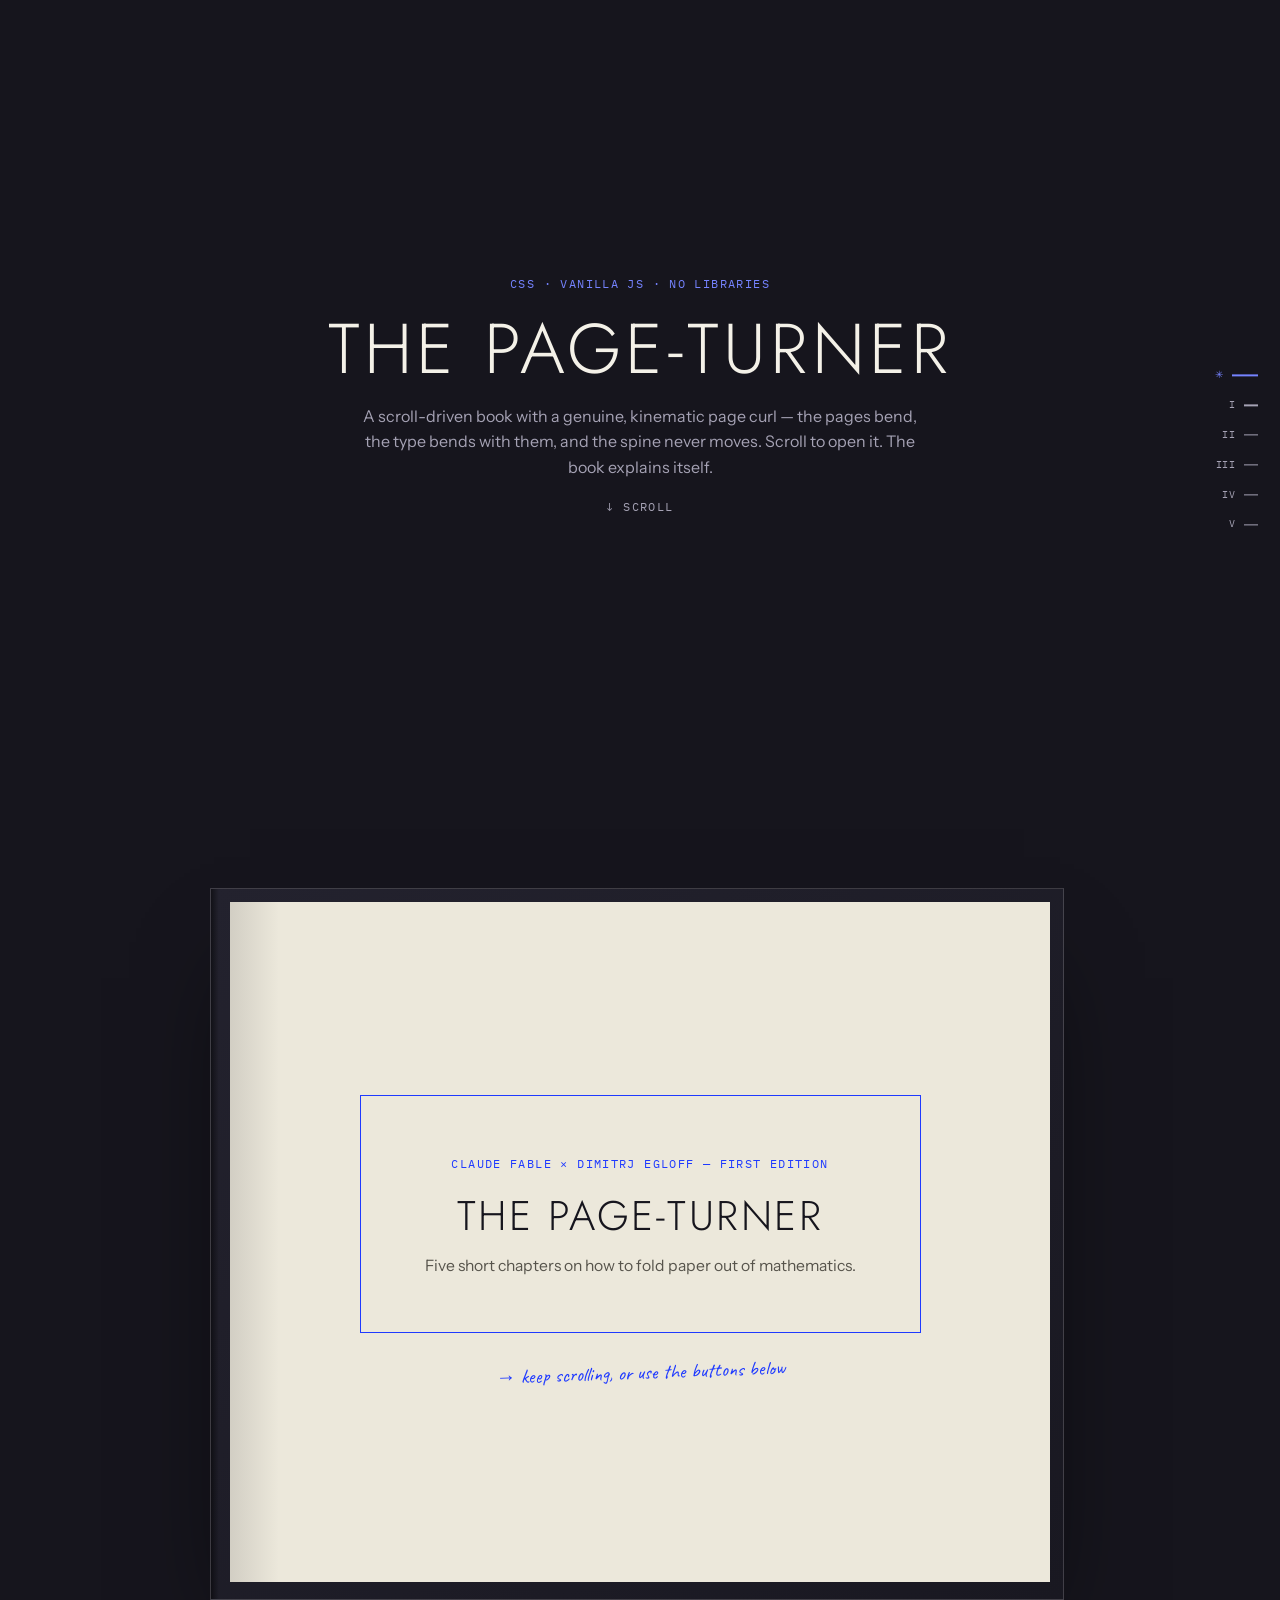
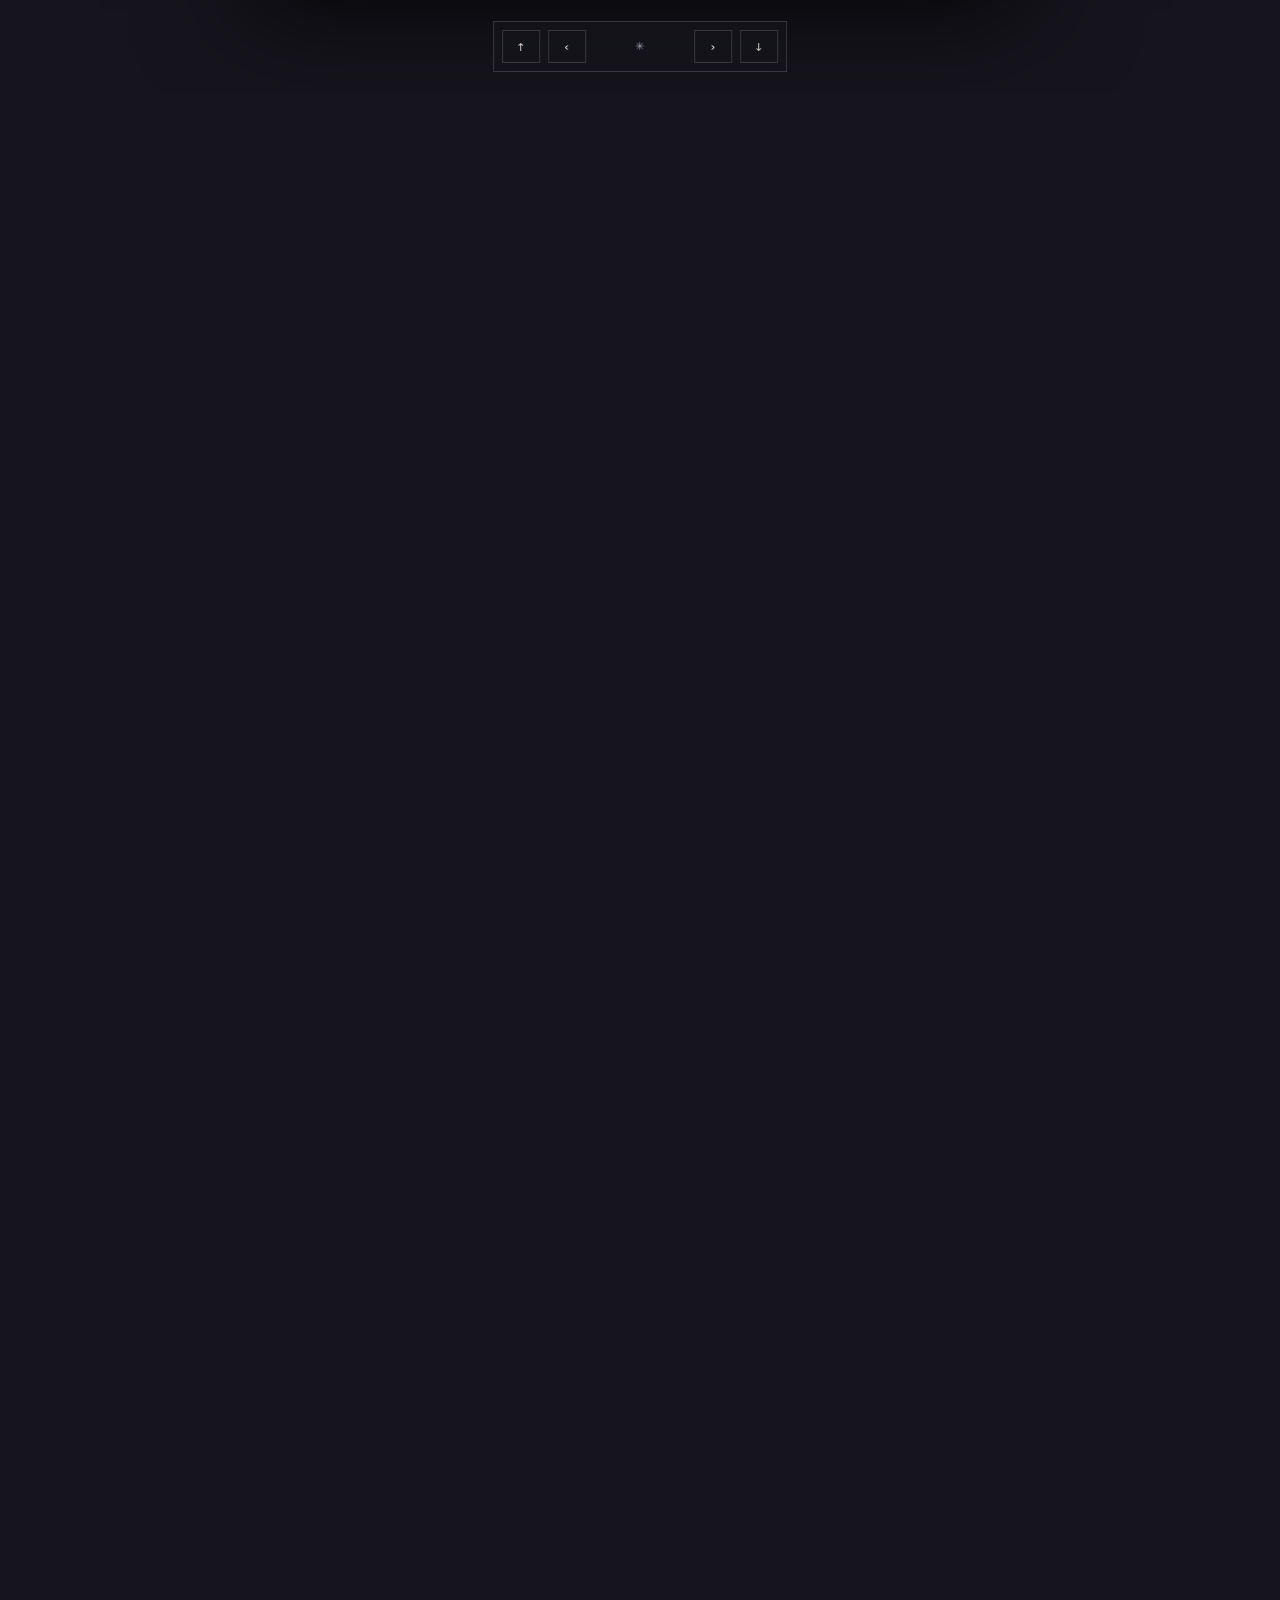
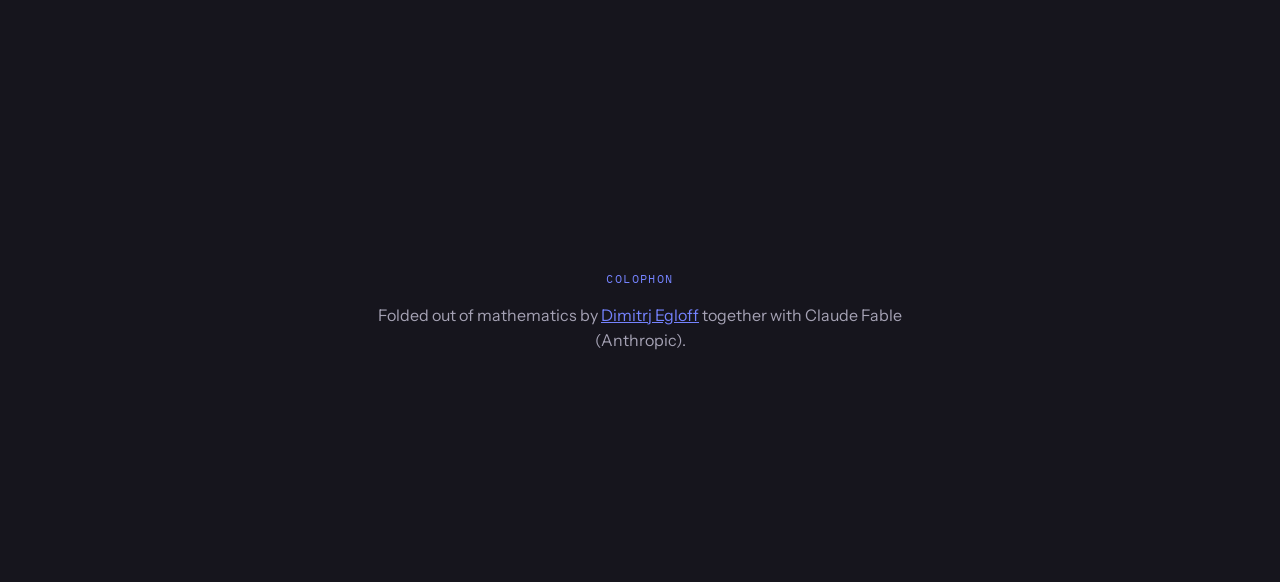
<file: index.html>
<!DOCTYPE html>
<html lang="en">
<head>
<meta charset="UTF-8">
<meta name="viewport" content="width=device-width, initial-scale=1.0">
<title>The Page-Turner — a scroll-driven book with a genuine kinematic curl</title>
<meta name="description" content="A library-free, scroll-driven page-turn animation with a real, gradually bending curl. Made by Claude Fable together with Dimitrj Egloff.">
<link rel="preconnect" href="https://fonts.googleapis.com">
<link rel="preconnect" href="https://fonts.gstatic.com" crossorigin>
<link href="https://fonts.googleapis.com/css2?family=Jost:wght@300;400;500&family=Instrument+Sans:ital,wght@0,400;0,500;0,600;1,400&family=IBM+Plex+Mono:wght@400;500&family=Caveat:wght@500;600&display=swap" rel="stylesheet">
<link rel="stylesheet" href="style.css">
</head>
<body>

<!-- ═══════════════════════════════════════════════════════════════
     THE PAGE-TURNER
     Made by Claude Fable and Dimitrj Egloff
     https://dimitrjegloff.ch

     Adding a page = adding one <article class="page"> inside .book.
     Scroll length, ribbon and controls adapt automatically.
     Behaviour knobs (segments, curl, shading, scroll length) live
     at the top of script.js.
     ═══════════════════════════════════════════════════════════════ -->

<section class="intro">
  <span class="mono" style="color:var(--accent-2);">CSS · vanilla JS · no libraries</span>
  <h1>The Page-Turner</h1>
  <p>
    A scroll-driven book with a genuine, kinematic page curl —
    the pages bend, the type bends with them, and the spine never moves.
    Scroll to open it. The book explains itself.
  </p>
  <span class="scroll-cue mono">↓ scroll</span>
</section>

<nav class="ribbon" aria-label="Chapters"></nav>

<div class="flipbook-stage">
  <div class="flipbook-pin">
    <div class="book">
      <div class="board" aria-hidden="true"></div>

      <!-- ── Cover ─────────────────────────────────────────────── -->
      <article class="page" data-ribbon="✳">
        <div class="page-face cover-face">
          <div class="cover-frame">
            <span class="mono">Claude Fable × Dimitrj Egloff — First edition</span>
            <h2 class="cover-title">The Page-Turner</h2>
            <p class="cover-sub">
              Five short chapters on how to fold paper out of mathematics.
            </p>
          </div>
          <span class="margin-note hand">→ keep scrolling, or use the buttons below</span>
        </div>
      </article>

      <!-- ── Chapter I ─────────────────────────────────────────── -->
      <article class="page" data-ribbon="I">
        <div class="page-face">
          <div class="page-head">
            <span class="numeral">I</span>
            <span class="mono">The idea</span>
          </div>
          <h3>A curl, not a rotation</h3>
          <span class="kicker mono">Why this rarely exists</span>
          <div class="prose">
            <p>
              CSS transforms are affine — a plane can turn, but it cannot
              bend. So this page is not a plane: it is <em>strips
              hinged into a kinematic chain</em>. Each hinge adds the same
              small angle, and together they form a circular arc. The top
              and bottom edges curve, and because every strip carries its
              own clipped slice of the content, the type bends with the
              paper.
            </p>
          </div>
          <div class="note">
            <span class="mono">Note</span>
            <p>Look at this page mid-turn: the edges are arcs, not lines — and this very sentence is following the bend.</p>
          </div>
          <span class="margin-note hand">a plane can’t bend. so don’t use one.</span>
        </div>
      </article>

      <!-- ── Chapter II ────────────────────────────────────────── -->
      <article class="page" data-ribbon="II">
        <div class="page-face">
          <div class="page-head">
            <span class="numeral">II</span>
            <span class="mono">The anchor</span>
          </div>
          <h3>The spine never moves</h3>
          <span class="kicker mono">Every transform is rooted at the binding</span>
          <div class="prose">
            <p>
              The base rotation turns around the spine — and every strip's 
              transform is anchored there too, so <em>the spine is the 
                rotation axis itself</em> and stays put to the pixel. 
                The hinges between the strips exist only as mathematics: 
                computed positions along the arc, not nested elements.
            </p>
          </div>
          <div class="note">
            <span class="mono">Note</span>
            <p>Anything anchored on the axis cannot drift. Anything scaled by sin(π·g) must land flat. Correctness by geometry, not by choreography.</p>
          </div>
          <span class="margin-note hand">the binding is a promise.</span>
        </div>
      </article>

      <!-- ── Chapter III ───────────────────────────────────────── -->
      <article class="page" data-ribbon="III">
        <div class="page-face">
          <div class="page-head">
            <span class="numeral">III</span>
            <span class="mono">The layers</span>
          </div>
          <h3>Three layers, three seam strategies</h3>
          <span class="kicker mono">Why there are no hairlines between the strips</span>
          <div class="prose">
            <p>
              Behind the content sits a <em>color-matched paper base</em>,
              overlapping generously — whatever peeks through a wedge gap is
              indistinguishable from the page. The content overlaps 1.2px to
              the right only: real continuation, covering the front seams.
              And the curl light is no layer at all — it is a brightness
              filter painted <em>into</em> the surfaces, so there is nothing
              left to compose. Backface culling picks the visible side per
              strip, exactly, on the compositor.
            </p>
          </div>
          <div class="note">
            <span class="mono">Note</span>
            <p>The most elegant seam strategy turned out to be: don’t be a surface in the first place.</p>
          </div>
          <span class="margin-note hand">every layer earns its overlap.</span>
        </div>
      </article>

      <!-- ── Chapter IV ────────────────────────────────────────── -->
      <article class="page" data-ribbon="IV">
        <div class="page-face">
          <div class="page-head">
            <span class="numeral">IV</span>
            <span class="mono">The physics</span>
          </div>
          <h3>It knows which way you are going</h3>
          <span class="kicker mono">Direction-aware, with a soft swing-through</span>
          <div class="prose">
            <p>
              Paper always bends <em>against the motion</em> — the free edge
              trails behind. Scroll back and the page bows the other way.
              Reverse mid-flight and the curl doesn’t snap: it eases through
              flat to the opposite side, the way real paper springs when you
              change your mind halfway through a page.
            </p>
          </div>
          <div class="note">
            <span class="mono">Note</span>
            <p>Try it here: wobble up and down while this page stands upright, and watch the bow swing through.</p>
          </div>
          <span class="margin-note hand">wobble me. i can take it.</span>
        </div>
      </article>

      <!-- ── Chapter V ─────────────────────────────────────────── -->
      <article class="page" data-ribbon="V">
        <div class="page-face">
          <div class="page-head">
            <span class="numeral">V</span>
            <span class="mono">Your turn</span>
          </div>
          <h3>Make it yours</h3>
          <span class="kicker mono">Everything is a knob or a copy-paste</span>
          <div class="prose">
            <p>
              The knobs at the top of script.js: <em>SEGMENTS</em> (smoothness),
              <em>CURL</em> (drama), <em>SHADING</em> (light), and
              <em>SCROLL_PER_FLIP</em> (pace), and <em>PERSPECTIVE</em> (camera). 
              Adding a page is adding one <em>&lt;article class="page"&gt;</em> — 
              scroll length, ribbon and controls adapt on their own. 
              Small screens and reduced-motion readers get the same book as 
              a calm, static stack.
            </p>
          </div>
          <div class="note">
            <span class="mono">Note</span>
            <p>Fork it, bend it, break it — the spine will hold.</p>
          </div>
          <span class="margin-note hand">— C.F. × D.E.</span>
        </div>
      </article>

    </div>

    <div class="controls">
      <button type="button" id="btn-skip-up" aria-label="Skip above the book">↑</button>
      <button type="button" id="btn-prev" aria-label="Previous page">‹</button>
      <span class="readout" id="readout">✳</span>
      <button type="button" id="btn-next" aria-label="Next page">›</button>
      <button type="button" id="btn-skip-down" aria-label="Skip below the book">↓</button>
    </div>
  </div>
</div>

<section class="outro">
  <span class="mono" style="color:var(--accent-2);">Colophon</span>
  <p style="max-width:52ch; color:var(--muted);">
    Folded out of mathematics by
    <a href="https://dimitrjegloff.ch" rel="author">Dimitrj Egloff</a>
    together with Claude Fable (Anthropic).
  </p>
</section>

<script src="script.js"></script>
</body>
</html>
</file>
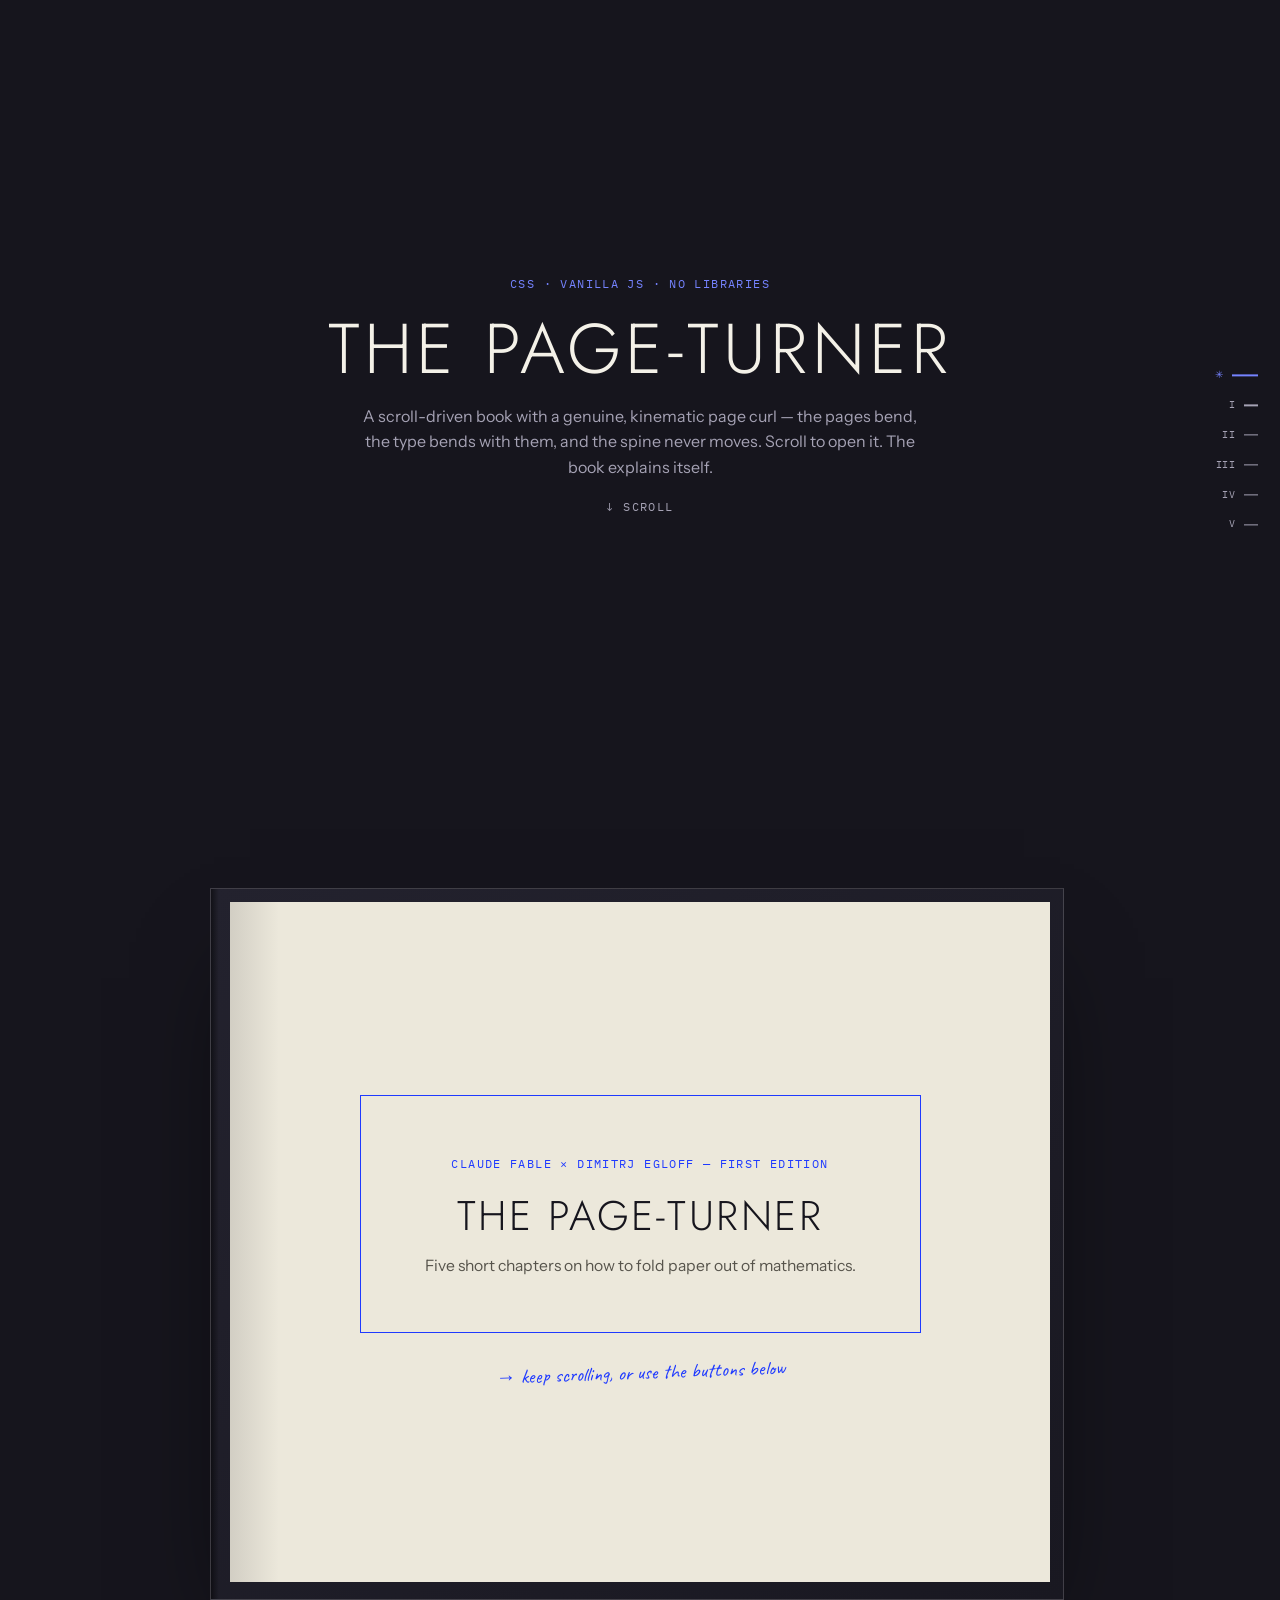
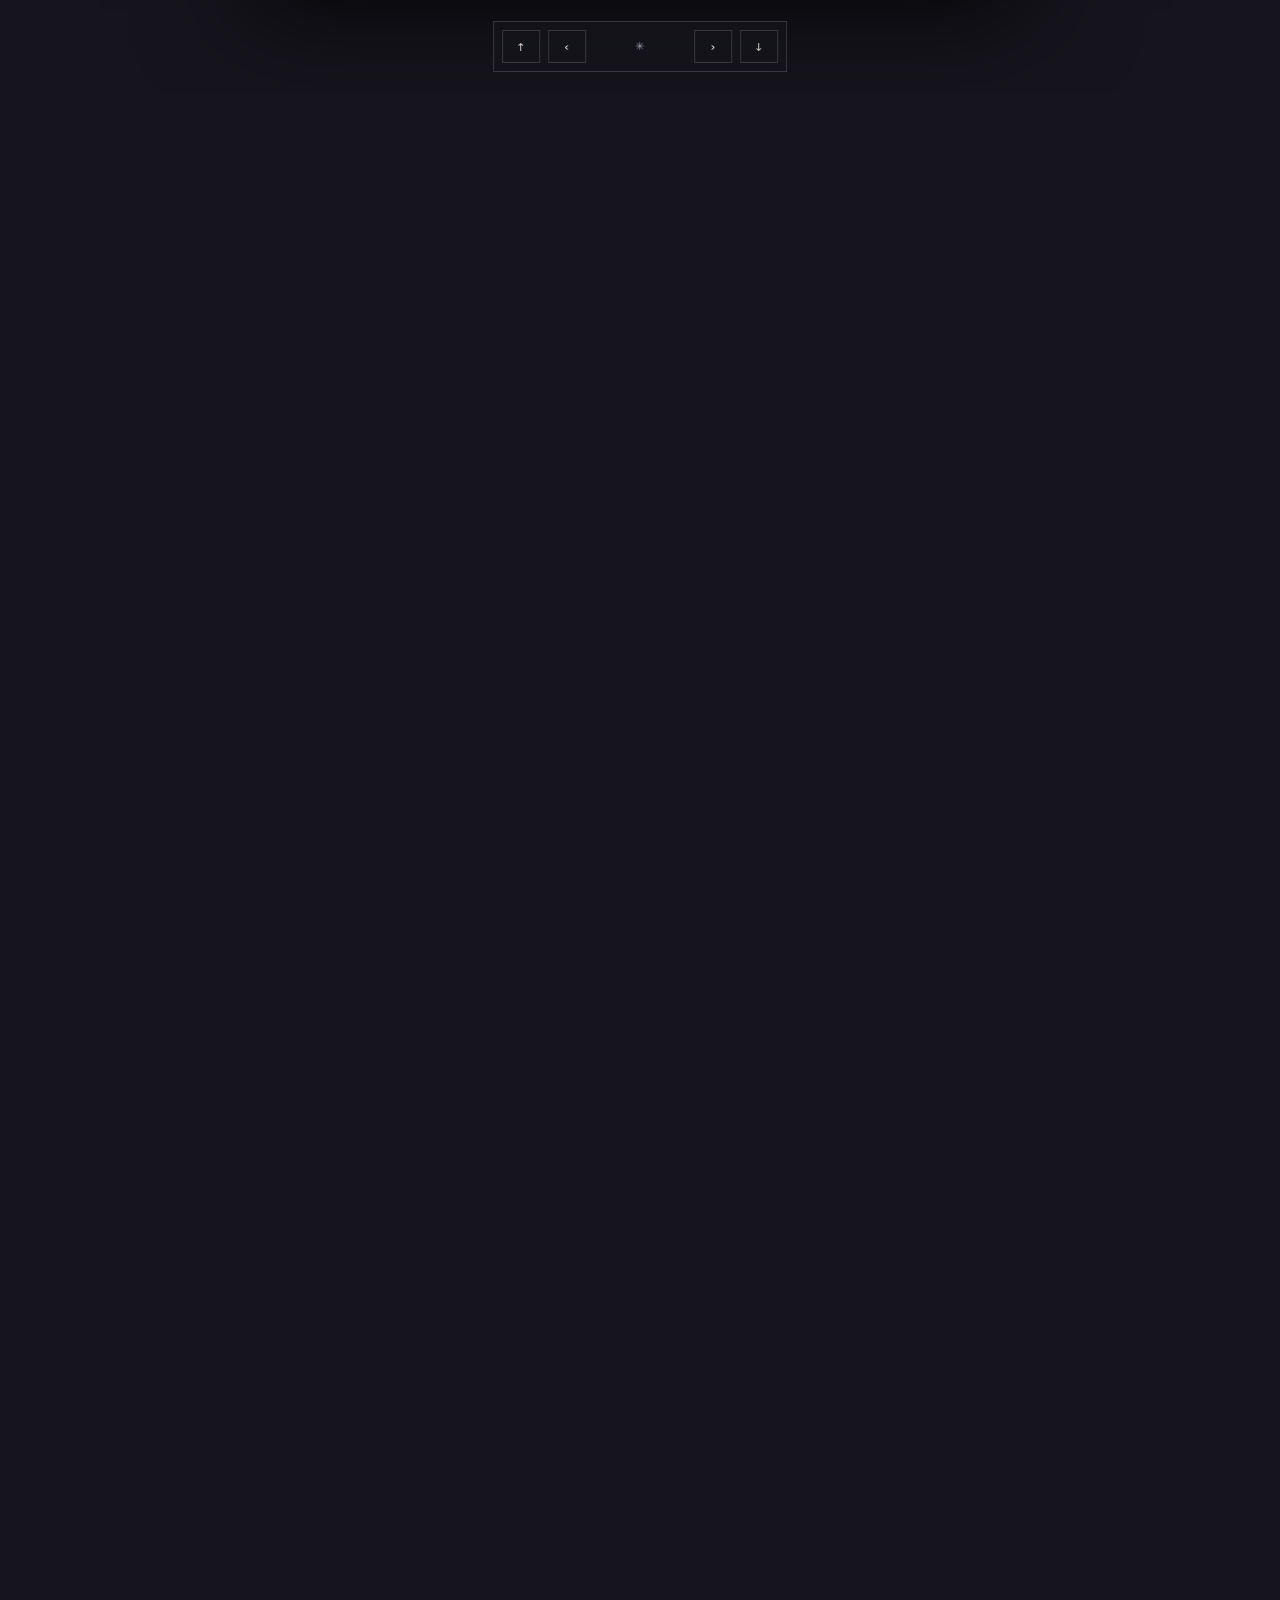
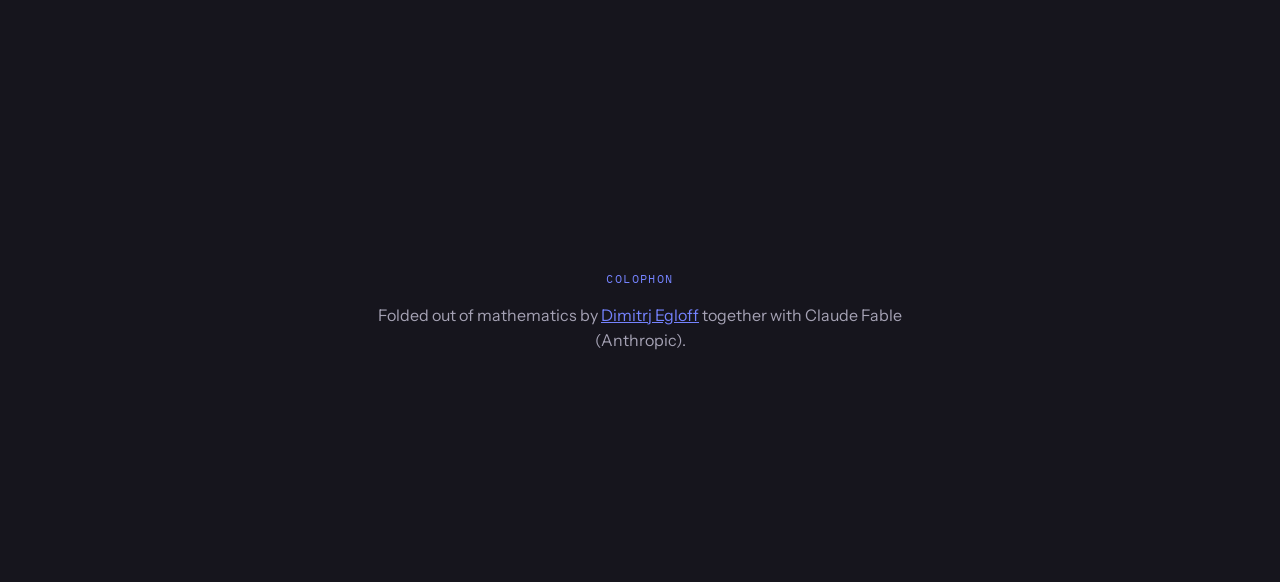
<file: standalone.html>
<!DOCTYPE html>
<html lang="en">
<head>
<meta charset="UTF-8">
<meta name="viewport" content="width=device-width, initial-scale=1.0">
<title>The Page-Turn — a scroll-driven book with a genuine kinematic curl</title>
<meta name="description" content="A library-free, scroll-driven page-turn animation with a real, gradually bending curl. Made by Claude Fable together with Dimitrj Egloff.">
<link rel="preconnect" href="https://fonts.googleapis.com">
<link rel="preconnect" href="https://fonts.gstatic.com" crossorigin>
<link href="https://fonts.googleapis.com/css2?family=Jost:wght@300;400;500&family=Instrument+Sans:ital,wght@0,400;0,500;0,600;1,400&family=IBM+Plex+Mono:wght@400;500&family=Caveat:wght@500;600&display=swap" rel="stylesheet">
<style>

/* ═════════════════════════════════════════════════════════════════
   THE PAGE-TURNER — a scroll-driven book with a genuine kinematic curl
   Styles. Colors and paper tones live in :root; behaviour knobs live
   at the top of script.js.
   ═════════════════════════════════════════════════════════════════ */

:root{
  --paper:    #f4f1e8;   /* page front, odd pages  */
  --paper-2:  #ece8db;   /* page front, even pages */
  --ink:      #16151d;   /* stage background, text */
  --ink-2:    #1e1d27;
  --muted:    #a5a2b4;
  --accent:   #1f3aff;   /* cobalt — headings, marks   */
  --accent-2: #7583ff;   /* cobalt for dark surfaces   */
  --signal:   #e5432c;   /* note marker                */
  --line:     rgba(244,241,232,0.16);

  --font-display: "Jost", sans-serif;
  --font-body:    "Instrument Sans", sans-serif;
  --font-mono:    "IBM Plex Mono", monospace;
  --font-hand:    "Caveat", cursive;
}

*{ margin:0; padding:0; box-sizing:border-box; }
html{ scroll-behavior:smooth; }
body{
  font-family:var(--font-body);
  background:var(--ink);
  color:var(--paper);
  line-height:1.6;
  overflow-x:hidden;
  -webkit-font-smoothing:antialiased;
}
::selection{ background:var(--accent-2); color:var(--ink); }
a{ color:inherit; }

.mono{
  font-family:var(--font-mono); font-size:0.72rem;
  letter-spacing:0.12em; text-transform:uppercase;
}
.hand{ font-family:var(--font-hand); font-size:1.25rem; color:var(--accent); }

/* ── Lead-in and lead-out around the book ───────────────────────── */
.intro{
  min-height:88vh;
  display:flex; flex-direction:column; justify-content:center; align-items:center;
  text-align:center; padding:0 6vw; gap:18px;
}
.intro h1{
  font-family:var(--font-display); font-weight:300;
  font-size:clamp(2.2rem, 6vw, 4.4rem);
  letter-spacing:0.06em; text-transform:uppercase; line-height:1.05;
}
.intro p{ color:var(--muted); max-width:52ch; }
.scroll-cue{ color:var(--muted); animation:pulse 2.4s ease-in-out infinite; }
@keyframes pulse{ 0%,100%{opacity:.35} 50%{opacity:.95} }

.outro{
  min-height:60vh;
  display:flex; flex-direction:column; justify-content:center; align-items:center;
  text-align:center; padding:0 6vw; gap:14px;
}
.outro a{ color:var(--accent-2); }

/* ── The stage: tall scroll runway with a sticky viewport ────────── */
.flipbook-stage{ position:relative; /* height is set by script.js */ }
.flipbook-pin{
  position:sticky; top:0; height:100svh;
  display:flex; align-items:center; justify-content:center;
  overflow:hidden;
}

/* ── The book ────────────────────────────────────────────────────── */
.book{
  position:relative;
  width:min(820px, 90vw);
  height:min(76vh, 680px);
  /* No perspective PROPERTY here: for non-direct children the engine
     must re-express the camera in their coordinate system — Gecko
     provably gets this wrong (the page "flaps" downward). The camera
     therefore lives as a perspective() FUNCTION inside every segment
     transform, computed identically by all engines. */
}
.board{ /* cover board under the pages */
  position:absolute; inset:-14px -14px -18px -20px;
  background:linear-gradient(140deg, #23222e, #191821);
  border:1px solid var(--line);
  box-shadow:0 50px 100px -40px rgba(0,0,0,0.8);
}
.board::before{ /* spine shadow */
  content:""; position:absolute; left:0; top:0; bottom:0; width:8px;
  background:linear-gradient(90deg, rgba(0,0,0,0.5), transparent);
}

/* ── Pages ───────────────────────────────────────────────────────── */
.page{
  position:absolute; inset:0;
  transform-origin:left center;
  transform-style:preserve-3d;
  will-change:transform;
}
.page-face{
  position:absolute; inset:0;
  background:var(--paper);
  color:var(--ink);
  padding:clamp(26px, 4vh, 44px) clamp(26px, 4vw, 48px);
  display:flex; flex-direction:column;
  overflow:hidden;
}
.page:nth-child(even) .page-face{ background:var(--paper-2); }
.page-face::before{ /* soft binding shadow along the spine */
  content:""; position:absolute; inset:0; pointer-events:none;
  background:linear-gradient(90deg, rgba(22,21,29,0.12), transparent 6%);
}

/* ── The kinematic chain (built by script.js) ────────────────────── */
.chain{ position:absolute; inset:0; transform-style:preserve-3d; }
.segment{
  position:absolute; top:0; bottom:0;
  transform-style:preserve-3d;
  transform-origin:left center;
  will-change:transform;
}
.segment > .copy{
  /* The content copy is a direct child of the 3D segment and clips
     itself via clip-path. (A clipping wrapper would flatten it and
     disable backface culling — the copy would show from both sides.) */
  position:absolute; top:0; bottom:0;
  backface-visibility:hidden;
  -webkit-backface-visibility:hidden;
}
.paper-back{
  /* Always-visible paper base a hair BEHIND the content plane.
     Seen from the front it is covered by the content; once a segment
     tips past vertical the copy is culled and the paper is already
     there. Color-matched to the page front so nothing that peeks
     through a seam is ever distinguishable from the page itself. */
  position:absolute; top:0; bottom:0;
  transform:translateZ(-0.22px);
}

/* ── Chapter ribbon (right-hand progress marks) ──────────────────── */
.ribbon{
  position:fixed; right:22px; top:50%; transform:translateY(-50%);
  z-index:90; display:flex; flex-direction:column; gap:14px;
  opacity:0; pointer-events:none; transition:opacity .4s;
}
.ribbon.active{ opacity:1; pointer-events:auto; }
.ribbon span{
  font-family:var(--font-mono); font-size:0.62rem; letter-spacing:0.08em;
  color:var(--muted);
  display:flex; align-items:center; gap:8px; justify-content:flex-end;
  transition:color .25s;
}
.ribbon span::after{
  content:""; width:14px; height:1.5px; background:currentColor;
  transition:width .25s;
}
.ribbon span.current{ color:var(--accent-2); }
.ribbon span.current::after{ width:26px; }

/* ── Controls (page buttons under the book) ──────────────────────── */
.controls{
  position:absolute; bottom:20px; left:50%; transform:translateX(-50%);
  z-index:70; display:flex; align-items:center; gap:8px;
  background:rgba(22,21,29,0.72); backdrop-filter:blur(8px);
  border:1px solid var(--line); padding:8px;
}
.controls button{
  font-family:var(--font-mono); font-size:0.72rem; letter-spacing:0.08em;
  text-transform:uppercase;
  background:none; border:1px solid var(--line); color:var(--paper);
  padding:8px 14px; cursor:pointer;
  transition:background .2s, color .2s, border-color .2s;
}
.controls button:hover, .controls button:focus-visible{
  background:var(--paper); color:var(--ink); border-color:var(--paper);
}
.controls .readout{
  font-family:var(--font-mono); font-size:0.68rem; letter-spacing:0.1em;
  text-transform:uppercase; color:var(--muted);
  min-width:92px; text-align:center;
}

/* ── Demo page content styles ────────────────────────────────────── */
.page-head{ display:flex; align-items:baseline; gap:18px; margin-bottom:12px; }
.numeral{
  font-family:var(--font-display); font-weight:400;
  font-size:clamp(1.9rem, 4.5vh, 3rem); line-height:1;
  color:var(--accent);
}
.page-head .mono{ color:#57544c; }
.page-face h3{
  font-family:var(--font-display); font-weight:500;
  font-size:clamp(1.15rem, 2.8vh, 1.7rem); line-height:1.18;
  margin-bottom:4px;
}
.page-face .kicker{ display:block; color:#57544c; margin-bottom:14px; font-size:0.68rem; }
.page-face .prose{
  max-width:64ch; color:#3d3a33;
  font-size:clamp(0.85rem, 1.9vh, 0.98rem); line-height:1.55;
}
.page-face .prose em{
  font-style:normal; font-weight:600; color:var(--ink);
  box-shadow:inset 0 -0.45em rgba(31,58,255,0.14);
}
.note{
  margin-top:auto; padding:12px 18px; max-width:60ch;
  border-left:3px solid var(--signal);
  background:rgba(229,67,44,0.05);
}
.note .mono{ color:var(--signal); display:block; margin-bottom:4px; font-size:0.64rem; }
.note p{ font-size:clamp(0.8rem, 1.8vh, 0.92rem); color:var(--ink); }
.margin-note{ margin-top:10px; display:inline-block; transform:rotate(-2deg); }

/* Cover page */
.cover-face{ align-items:center; justify-content:center; text-align:center; }
.cover-frame{
  border:1.5px solid var(--accent);
  padding:clamp(28px, 6vh, 56px) clamp(24px, 5vw, 64px);
  max-width:58ch;
}
.cover-frame .mono{ color:var(--accent); }
.cover-title{
  font-family:var(--font-display); font-weight:300;
  font-size:clamp(1.7rem, 4.6vh, 2.9rem);
  line-height:1.18; letter-spacing:0.06em; text-transform:uppercase;
  margin:16px 0 12px; color:var(--ink);
}
.cover-sub{ color:#57544c; font-size:clamp(0.85rem, 1.9vh, 0.98rem); }
.cover-face .margin-note{ margin-top:24px; }

/* ── Fallbacks: small screens and reduced motion ─────────────────── */
@media (max-width: 900px){
  .ribbon{ display:none; }
  .controls{ display:none; }
  .flipbook-stage{ height:auto !important; }
  .flipbook-pin{ position:static; height:auto; display:block; overflow:visible; }
  .book{ width:auto; height:auto; perspective:none; margin:0 4vw; }
  .board{ display:none; }
  .page{ position:relative; inset:auto; transform:none !important; margin:0 0 28px; }
  .page-face{ position:relative; min-height:0; }
}
@media (prefers-reduced-motion: reduce){
  html{ scroll-behavior:auto; }
  .scroll-cue{ animation:none; }
  .ribbon, .controls{ display:none; }
  .flipbook-stage{ height:auto !important; }
  .flipbook-pin{ position:static; height:auto; display:block; overflow:visible; }
  .book{ width:auto; height:auto; perspective:none; margin:0 4vw; }
  .board{ display:none; }
  .page{ position:relative; inset:auto; transform:none !important; margin:0 0 28px; }
  .page-face{ position:relative; min-height:0; }
}
:focus-visible{ outline:2px solid var(--accent-2); outline-offset:3px; }


</style>
</head>
<body>


<!-- ═══════════════════════════════════════════════════════════════
     THE PAGE-TURNER
     Made by Claude Fable and Dimitrj Egloff
     https://dimitrjegloff.ch

     Adding a page = adding one <article class="page"> inside .book.
     Scroll length, ribbon and controls adapt automatically.
     Behaviour knobs (segments, curl, shading, scroll length) live
     at the top of script.js.
     ═══════════════════════════════════════════════════════════════ -->

<section class="intro">
  <span class="mono" style="color:var(--accent-2);">CSS · vanilla JS · no libraries</span>
  <h1>The Page-Turner</h1>
  <p>
    A scroll-driven book with a genuine, kinematic page curl —
    the pages bend, the type bends with them, and the spine never moves.
    Scroll to open it. The book explains itself.
  </p>
  <span class="scroll-cue mono">↓ scroll</span>
</section>

<nav class="ribbon" aria-label="Chapters"></nav>

<div class="flipbook-stage">
  <div class="flipbook-pin">
    <div class="book">
      <div class="board" aria-hidden="true"></div>

      <!-- ── Cover ─────────────────────────────────────────────── -->
      <article class="page" data-ribbon="✳">
        <div class="page-face cover-face">
          <div class="cover-frame">
            <span class="mono">Claude Fable × Dimitrj Egloff — First edition</span>
            <h2 class="cover-title">The Page-Turner</h2>
            <p class="cover-sub">
              Five short chapters on how to fold paper out of mathematics.
            </p>
          </div>
          <span class="margin-note hand">→ keep scrolling, or use the buttons below</span>
        </div>
      </article>

      <!-- ── Chapter I ─────────────────────────────────────────── -->
      <article class="page" data-ribbon="I">
        <div class="page-face">
          <div class="page-head">
            <span class="numeral">I</span>
            <span class="mono">The idea</span>
          </div>
          <h3>A curl, not a rotation</h3>
          <span class="kicker mono">Why this rarely exists</span>
          <div class="prose">
            <p>
              CSS transforms are affine — a plane can turn, but it cannot
              bend. So this page is not a plane: it is <em>strips
              hinged into a kinematic chain</em>. Each hinge adds the same
              small angle, and together they form a circular arc. The top
              and bottom edges curve, and because every strip carries its
              own clipped slice of the content, the type bends with the
              paper.
            </p>
          </div>
          <div class="note">
            <span class="mono">Note</span>
            <p>Look at this page mid-turn: the edges are arcs, not lines — and this very sentence is following the bend.</p>
          </div>
          <span class="margin-note hand">a plane can’t bend. so don’t use one.</span>
        </div>
      </article>

      <!-- ── Chapter II ────────────────────────────────────────── -->
      <article class="page" data-ribbon="II">
        <div class="page-face">
          <div class="page-head">
            <span class="numeral">II</span>
            <span class="mono">The anchor</span>
          </div>
          <h3>The spine never moves</h3>
          <span class="kicker mono">Every transform is rooted at the binding</span>
          <div class="prose">
            <p>
              The base rotation turns around the spine — and every strip's 
              transform is anchored there too, so <em>the spine is the 
                rotation axis itself</em> and stays put to the pixel. 
                The hinges between the strips exist only as mathematics: 
                computed positions along the arc, not nested elements.
            </p>
          </div>
          <div class="note">
            <span class="mono">Note</span>
            <p>Anything anchored on the axis cannot drift. Anything scaled by sin(π·g) must land flat. Correctness by geometry, not by choreography.</p>
          </div>
          <span class="margin-note hand">the binding is a promise.</span>
        </div>
      </article>

      <!-- ── Chapter III ───────────────────────────────────────── -->
      <article class="page" data-ribbon="III">
        <div class="page-face">
          <div class="page-head">
            <span class="numeral">III</span>
            <span class="mono">The layers</span>
          </div>
          <h3>Three layers, three seam strategies</h3>
          <span class="kicker mono">Why there are no hairlines between the strips</span>
          <div class="prose">
            <p>
              Behind the content sits a <em>color-matched paper base</em>,
              overlapping generously — whatever peeks through a wedge gap is
              indistinguishable from the page. The content overlaps 1.2px to
              the right only: real continuation, covering the front seams.
              And the curl light is no layer at all — it is a brightness
              filter painted <em>into</em> the surfaces, so there is nothing
              left to compose. Backface culling picks the visible side per
              strip, exactly, on the compositor.
            </p>
          </div>
          <div class="note">
            <span class="mono">Note</span>
            <p>The most elegant seam strategy turned out to be: don’t be a surface in the first place.</p>
          </div>
          <span class="margin-note hand">every layer earns its overlap.</span>
        </div>
      </article>

      <!-- ── Chapter IV ────────────────────────────────────────── -->
      <article class="page" data-ribbon="IV">
        <div class="page-face">
          <div class="page-head">
            <span class="numeral">IV</span>
            <span class="mono">The physics</span>
          </div>
          <h3>It knows which way you are going</h3>
          <span class="kicker mono">Direction-aware, with a soft swing-through</span>
          <div class="prose">
            <p>
              Paper always bends <em>against the motion</em> — the free edge
              trails behind. Scroll back and the page bows the other way.
              Reverse mid-flight and the curl doesn’t snap: it eases through
              flat to the opposite side, the way real paper springs when you
              change your mind halfway through a page.
            </p>
          </div>
          <div class="note">
            <span class="mono">Note</span>
            <p>Try it here: wobble up and down while this page stands upright, and watch the bow swing through.</p>
          </div>
          <span class="margin-note hand">wobble me. i can take it.</span>
        </div>
      </article>

      <!-- ── Chapter V ─────────────────────────────────────────── -->
      <article class="page" data-ribbon="V">
        <div class="page-face">
          <div class="page-head">
            <span class="numeral">V</span>
            <span class="mono">Your turn</span>
          </div>
          <h3>Make it yours</h3>
          <span class="kicker mono">Everything is a knob or a copy-paste</span>
          <div class="prose">
            <p>
              The knobs at the top of script.js: <em>SEGMENTS</em> (smoothness),
              <em>CURL</em> (drama), <em>SHADING</em> (light), and
              <em>SCROLL_PER_FLIP</em> (pace), and <em>PERSPECTIVE</em> (camera). 
              Adding a page is adding one <em>&lt;article class="page"&gt;</em> — 
              scroll length, ribbon and controls adapt on their own. 
              Small screens and reduced-motion readers get the same book as 
              a calm, static stack.
            </p>
          </div>
          <div class="note">
            <span class="mono">Note</span>
            <p>Fork it, bend it, break it — the spine will hold.</p>
          </div>
          <span class="margin-note hand">— C.F. × D.E.</span>
        </div>
      </article>

    </div>

    <div class="controls">
      <button type="button" id="btn-skip-up" aria-label="Skip above the book">↑</button>
      <button type="button" id="btn-prev" aria-label="Previous page">‹</button>
      <span class="readout" id="readout">✳</span>
      <button type="button" id="btn-next" aria-label="Next page">›</button>
      <button type="button" id="btn-skip-down" aria-label="Skip below the book">↓</button>
    </div>
  </div>
</div>

<section class="outro">
  <span class="mono" style="color:var(--accent-2);">Colophon</span>
  <p style="max-width:52ch; color:var(--muted);">
    Folded out of mathematics by
    <a href="https://dimitrjegloff.ch" rel="author">Dimitrj Egloff</a>
    together with Claude Fable (Anthropic).
  </p>
</section>


<script>

/* ═══════════════════════════════════════════════════════════════════
 *
 *     
 * 
 *                ,..........   ..........,
 *            ,..,'   THE    '.' genuine  ',..,
 *           ,' ,'   PAGE     :    curl    ', ',
 *          ,' ,'  TURNER     :  kinematic  ', ',
 *         ,' ,'              :    chain     ', ',
 *        ,' ,'............., : ,.............', ',
 *       ,'  '............   '.'   ............'  ',
 *        '''''''''''''''''';''';''''''''''''''''''
 *                           ''' 
 *   
 *               Folded out of mathematics by
 *  
 *   C L A U D E   F A B L E  ×  D I M I T R J   E G L O F F
 *                 https://dimitrjegloff.ch
 * 
 *              scroll-driven · library-free
 * 
 * 
 *
 * ═══════════════════════════════════════════════════════════════════ */

/* ── Configuration ─────────────────────────────────────────────────
   Pages themselves are plain HTML: every <article class="page"> in
   .book is one leaf of the book. Add or remove pages freely — the
   scroll length, ribbon and controls adapt automatically.          */
const CONFIG = {
  SEGMENTS: 12,          // strips per page; more = smoother curl, costlier
  CURL: 55,              // how far the free edge trails, in degrees
  SHADING: 0,            // curl light, 0–0.15 (0 = matte, applied as a
                         // brightness() filter — no overlay geometry,
                         // therefore no seams by construction)
  SCROLL_PER_FLIP: 70,   // scroll runway per page turn, in vh
  PERSPECTIVE: 2400,     // camera distance in px
  MOBILE_BREAKPOINT: 900 // below this width pages stack statically
};

(function(){
  'use strict';

  const reducedMotion = window.matchMedia('(prefers-reduced-motion: reduce)').matches;
  const narrow = window.matchMedia('(max-width: ' + CONFIG.MOBILE_BREAKPOINT + 'px)');

  const stage   = document.querySelector('.flipbook-stage');
  const book    = document.querySelector('.book');
  const pages   = Array.from(document.querySelectorAll('.book .page'));
  const ribbon  = document.querySelector('.ribbon');
  const readout = document.getElementById('readout');
  if (!stage || !book || pages.length < 2) return;

  const flips = pages.length - 1;              // the last page never flips
  const labels = pages.map((p, i) => p.dataset.ribbon || String(i + 1));
  const RAD = Math.PI / 180;

  /* The scroll runway grows with the page count. */
  stage.style.height = 'calc(100vh + ' + (flips * CONFIG.SCROLL_PER_FLIP) + 'vh)';

  /* Ribbon marks, one per page. */
  const marks = labels.map(label => {
    const mark = document.createElement('span');
    mark.textContent = label;
    ribbon.appendChild(mark);
    return mark;
  });

  /* ── Building the kinematic chain ────────────────────────────────
     Each page is cut into SEGMENTS vertical strips. The strips are
     SIBLINGS on a single 3D plane; the script computes each strip's
     cumulative hinge position and angle itself (plain circular-arc
     trigonometry). Mathematically identical to nesting the strips
     inside one another — but it never asks the browser to resolve a
     twelve-level preserve-3d chain, which some engines (Firefox)
     flatten into a projected cascade. Every strip carries its own
     clipped copy of the page content, so the type bends with the
     paper. While a page rests, the intact original face is shown
     instead of the strips: flawless native text rendering, and no
     seams can exist where there are no slices.                     */
  const chains = new Map();     // page → {parts, face, root, w}
  const lastState = new Map();  // page → last rendered state key

  function buildChains(){
    const W = book.clientWidth, H = book.clientHeight;
    const w = W / CONFIG.SEGMENTS;

    for (const page of pages){
      const face = page.querySelector('.page-face');
      let chain = chains.get(page);

      if (!chain){
        const paperColor = getComputedStyle(face).backgroundColor;
        const root = document.createElement('div');
        root.className = 'chain';
        const parts = [];

        for (let k = 0; k < CONFIG.SEGMENTS; k++){
          const seg = document.createElement('div');
          seg.className = 'segment';

          const paper = document.createElement('div');
          paper.className = 'paper-back';
          paper.style.background = paperColor;       // color-matched back

          const copy = document.createElement('div');
          copy.className = 'copy';
          const clone = face.cloneNode(true);
          clone.style.display = '';
          copy.appendChild(clone);

          seg.append(paper, copy);                   // paper behind the content
          root.appendChild(seg);                     // siblings — no nesting
          parts.push({ seg, copy, paper });
        }
        page.appendChild(root);
        chain = { parts, face, root };
        chains.set(page, chain);
      }
      chain.w = w;
      chain.center = W / 2; // the camera aims at the book's center

      /* Geometry — also refreshed on resize.
         · paper overlaps generously on both sides: color-matched, it
           fills the wedge gaps between curved segments invisibly
         · content overlaps 1.2px to the right only: real continuation
           covers the front seams; a left overlap would double-paint
         · at the free edge both retreat 3px so the content alone
           defines the silhouette — one crisp edge, never two       */
      chain.parts.forEach((t, k) => {
        const left    = k === 0 ? 0 : 0.8;
        const right   = k === CONFIG.SEGMENTS - 1 ? 0 : 1.2;
        const retreat = k === CONFIG.SEGMENTS - 1 ? 3 : 0;

        t.seg.style.left  = '0px';                   // placed via transform
        t.seg.style.width = w + 'px';

        t.paper.style.left  = (-left) + 'px';
        t.paper.style.width = (w + left + right - retreat) + 'px';

        t.copy.style.left   = (-(k * w)) + 'px';
        t.copy.style.width  = W + 'px';
        t.copy.style.height = H + 'px';
        const clip = 'inset(0 ' + (W - (k * w + w + right)).toFixed(2)
                   + 'px 0 ' + (k * w).toFixed(2) + 'px)';
        t.copy.style.clipPath = clip;
        t.copy.style.webkitClipPath = clip;
      });
      lastState.delete(page);                        // force a redraw
    }
  }

  function removeChains(){
    for (const [page, chain] of chains){
      chain.root.remove();
      chain.face.style.display = '';
      page.style.transform = '';
    }
    chains.clear(); lastState.clear();
  }

  /* ── Turn direction ──────────────────────────────────────────────
     Real paper always bends AGAINST the motion — the free edge trails.
     Turning back, the page bows the other way. If you reverse mid-
     flight the direction eases through flat instead of snapping.   */
  let direction = 1, directionTarget = 1, gliding = false;
  function glideDirection(){
    if (Math.abs(directionTarget - direction) < 0.02){
      direction = directionTarget; gliding = false; update(); return;
    }
    direction += (directionTarget - direction) * 0.12;
    update();
    requestAnimationFrame(glideDirection);
  }

  /* ── The scroll-driven update ────────────────────────────────────── */
  const smooth = t => t * t * (3 - 2 * t);
  let lastP = 0, ticking = false;

  function update(){
    if (reducedMotion || narrow.matches){ ticking = false; return; }
    const vh = window.innerHeight;
    const rect = stage.getBoundingClientRect();
    const runway = rect.height - vh;
    const p = Math.min(1, Math.max(0, -rect.top / runway)) * flips;  // 0 … flips

    if (Math.abs(p - lastP) > 0.0005){
      directionTarget = p > lastP ? 1 : -1;
      if (directionTarget !== direction && !gliding){
        gliding = true;
        requestAnimationFrame(glideDirection);
      }
    }

    for (let i = 0; i < pages.length; i++){
      const page = pages[i];
      const f = Math.min(1, Math.max(0, p - i));     // 0 = resting, 1 = turned
      const g = smooth(f);

      const state = (g > 0 && g < 1)
        ? g.toFixed(5) + '|' + direction.toFixed(3)
        : String(g);
      if (lastState.get(page) !== state){
        lastState.set(page, state);
        const bend = Math.sin(Math.PI * g);          // 0 → 1 → 0 across the turn

        const chain = chains.get(page);
        if (chain){
          /* The base rotation is baked into EVERY segment: one explicit
             transform per strip instead of a motion composed across
             several 3D levels. Engines project multi-level 3D
             differently (Gecko let the page flap downward) — with one
             finished matrix per strip there is nothing left to compose.
             All strips sit at left:0; their left edge IS the spine, so
             the rotation axis stays put to the pixel. */
          page.style.transform = '';
          /* At rest the intact face takes over from the strips. */
          const resting = g === 0;
          chain.face.style.display = resting ? '' : 'none';
          chain.root.style.display = resting ? 'none' : '';

          if (!resting){
            /* The arc, computed by hand: every hinge adds the same angle;
            each strip sits at the end of the previous one. Every strip
            gets ONE explicit transform, camera first — perspective() as
            a function, conjugated by translateX(±center) to project about
            the book's center (pixel-identical to the former ancestor
            perspective in Blink, finally correct in Gecko) — then the
            base rotation around the spine, then the strip's hinge
            position and angle. */
            const base =
              'translateX(' + chain.center.toFixed(2) + 'px) ' +
              'perspective(' + CONFIG.PERSPECTIVE + 'px) ' +
              'translateX(' + (-chain.center).toFixed(2) + 'px) ' +
              'rotateY(' + (-180 * g).toFixed(3) + 'deg) ';
            const trail = CONFIG.CURL * bend * direction;
            const step = trail / (CONFIG.SEGMENTS - 1);
            const w = chain.w;
            let x = 0, z = 0, phi = 0;

            chain.parts.forEach((t, k) => {
              t.seg.style.transform = base +
                'translate3d(' + x.toFixed(2) + 'px,0,' + z.toFixed(2) + 'px) ' +
                'rotateY(' + phi.toFixed(3) + 'deg)';

              /* Curl light, painted into the surfaces themselves. */
              const along = k / (CONFIG.SEGMENTS - 1);
              const fwd = (direction + 1) / 2;
              const dim = CONFIG.SHADING * bend * ((1 - along) * fwd + along * (1 - fwd));
              const filter = dim > 0.001 ? 'brightness(' + (1 - dim).toFixed(3) + ')' : '';
              t.copy.style.filter = filter;
              t.paper.style.filter = filter;

              /* Advance to the next hinge along this strip's plane. */
              x += w * Math.cos(phi * RAD);
              z -= w * Math.sin(phi * RAD);
              phi += step;
            });
          }
        }
      }

      /* Stacking: the turning page on top, resting pages in order,
         turned pages beneath. */
      if (f > 0 && f < 1)      page.style.zIndex = 60;
      else if (f >= 1)         page.style.zIndex = 5 + i;
      else                     page.style.zIndex = 40 - i;
    }

    /* Ribbon and readout. */
    const current = Math.min(flips, Math.floor(p + 0.5));
    marks.forEach((m, i) => m.classList.toggle('current', i === current));
    if (readout) readout.textContent = labels[current];
    lastP = p;
    ticking = false;
  }
  function requestUpdate(){
    if (!ticking){ ticking = true; requestAnimationFrame(update); }
  }
  window.addEventListener('scroll', requestUpdate, { passive:true });
  window.addEventListener('resize', requestUpdate);

  /* ── Chain lifecycle ─────────────────────────────────────────────── */
  if (!reducedMotion && !narrow.matches) buildChains();
  narrow.addEventListener('change', () => {
    if (reducedMotion) return;
    if (narrow.matches) removeChains(); else buildChains();
  });
  window.addEventListener('resize', () => {
    if (!reducedMotion && !narrow.matches) buildChains();
  });
  update();

  /* Ribbon appears only while the book is on stage. */
  const visibility = new IntersectionObserver(entries => {
    ribbon.classList.toggle('active', entries[0].isIntersecting);
  }, { threshold: 0.02 });
  visibility.observe(stage);

  /* ── Controls: page buttons and skip in both directions ─────────── */
  function goTo(k){
    const top = window.scrollY + stage.getBoundingClientRect().top;
    const step = (stage.offsetHeight - window.innerHeight) / flips;
    window.scrollTo({ top: top + k * step + 2, behavior:'smooth' });
  }
  const on = (id, fn) => {
    const el = document.getElementById(id);
    if (el) el.addEventListener('click', fn);
  };
  on('btn-prev', () => goTo(Math.max(0, Math.ceil(lastP - 0.02) - 1)));
  on('btn-next', () => goTo(Math.min(flips, Math.floor(lastP + 0.02) + 1)));
  on('btn-skip-down', () => goTo(flips));
  on('btn-skip-up', () => {
    const top = window.scrollY + stage.getBoundingClientRect().top;
    window.scrollTo({ top: top - window.innerHeight * 0.9, behavior:'smooth' });
  });
})();


</script>
</body>
</html>
</file>
<file: style.css>
/* ═════════════════════════════════════════════════════════════════
   THE PAGE-TURNER — a scroll-driven book with a genuine kinematic curl
   Styles. Colors and paper tones live in :root; behaviour knobs live
   at the top of script.js.
   ═════════════════════════════════════════════════════════════════ */

:root{
  --paper:    #f4f1e8;   /* page front, odd pages  */
  --paper-2:  #ece8db;   /* page front, even pages */
  --ink:      #16151d;   /* stage background, text */
  --ink-2:    #1e1d27;
  --muted:    #a5a2b4;
  --accent:   #1f3aff;   /* cobalt — headings, marks   */
  --accent-2: #7583ff;   /* cobalt for dark surfaces   */
  --signal:   #e5432c;   /* note marker                */
  --line:     rgba(244,241,232,0.16);

  --font-display: "Jost", sans-serif;
  --font-body:    "Instrument Sans", sans-serif;
  --font-mono:    "IBM Plex Mono", monospace;
  --font-hand:    "Caveat", cursive;
}

*{ margin:0; padding:0; box-sizing:border-box; }
html{ scroll-behavior:smooth; }
body{
  font-family:var(--font-body);
  background:var(--ink);
  color:var(--paper);
  line-height:1.6;
  overflow-x:hidden;
  -webkit-font-smoothing:antialiased;
}
::selection{ background:var(--accent-2); color:var(--ink); }
a{ color:inherit; }

.mono{
  font-family:var(--font-mono); font-size:0.72rem;
  letter-spacing:0.12em; text-transform:uppercase;
}
.hand{ font-family:var(--font-hand); font-size:1.25rem; color:var(--accent); }

/* ── Lead-in and lead-out around the book ───────────────────────── */
.intro{
  min-height:88vh;
  display:flex; flex-direction:column; justify-content:center; align-items:center;
  text-align:center; padding:0 6vw; gap:18px;
}
.intro h1{
  font-family:var(--font-display); font-weight:300;
  font-size:clamp(2.2rem, 6vw, 4.4rem);
  letter-spacing:0.06em; text-transform:uppercase; line-height:1.05;
}
.intro p{ color:var(--muted); max-width:52ch; }
.scroll-cue{ color:var(--muted); animation:pulse 2.4s ease-in-out infinite; }
@keyframes pulse{ 0%,100%{opacity:.35} 50%{opacity:.95} }

.outro{
  min-height:60vh;
  display:flex; flex-direction:column; justify-content:center; align-items:center;
  text-align:center; padding:0 6vw; gap:14px;
}
.outro a{ color:var(--accent-2); }

/* ── The stage: tall scroll runway with a sticky viewport ────────── */
.flipbook-stage{ position:relative; /* height is set by script.js */ }
.flipbook-pin{
  position:sticky; top:0; height:100svh;
  display:flex; align-items:center; justify-content:center;
  overflow:hidden;
}

/* ── The book ────────────────────────────────────────────────────── */
.book{
  position:relative;
  width:min(820px, 90vw);
  height:min(76vh, 680px);
  /* No perspective PROPERTY here: for non-direct children the engine
     must re-express the camera in their coordinate system — Gecko
     provably gets this wrong (the page "flaps" downward). The camera
     therefore lives as a perspective() FUNCTION inside every segment
     transform, computed identically by all engines. */
}
.board{ /* cover board under the pages */
  position:absolute; inset:-14px -14px -18px -20px;
  background:linear-gradient(140deg, #23222e, #191821);
  border:1px solid var(--line);
  box-shadow:0 50px 100px -40px rgba(0,0,0,0.8);
}
.board::before{ /* spine shadow */
  content:""; position:absolute; left:0; top:0; bottom:0; width:8px;
  background:linear-gradient(90deg, rgba(0,0,0,0.5), transparent);
}

/* ── Pages ───────────────────────────────────────────────────────── */
.page{
  position:absolute; inset:0;
  transform-origin:left center;
  transform-style:preserve-3d;
  will-change:transform;
}
.page-face{
  position:absolute; inset:0;
  background:var(--paper);
  color:var(--ink);
  padding:clamp(26px, 4vh, 44px) clamp(26px, 4vw, 48px);
  display:flex; flex-direction:column;
  overflow:hidden;
}
.page:nth-child(even) .page-face{ background:var(--paper-2); }
.page-face::before{ /* soft binding shadow along the spine */
  content:""; position:absolute; inset:0; pointer-events:none;
  background:linear-gradient(90deg, rgba(22,21,29,0.12), transparent 6%);
}

/* ── The kinematic chain (built by script.js) ────────────────────── */
.chain{ position:absolute; inset:0; transform-style:preserve-3d; }
.segment{
  position:absolute; top:0; bottom:0;
  transform-style:preserve-3d;
  transform-origin:left center;
  will-change:transform;
}
.segment > .copy{
  /* The content copy is a direct child of the 3D segment and clips
     itself via clip-path. (A clipping wrapper would flatten it and
     disable backface culling — the copy would show from both sides.) */
  position:absolute; top:0; bottom:0;
  backface-visibility:hidden;
  -webkit-backface-visibility:hidden;
}
.paper-back{
  /* Always-visible paper base a hair BEHIND the content plane.
     Seen from the front it is covered by the content; once a segment
     tips past vertical the copy is culled and the paper is already
     there. Color-matched to the page front so nothing that peeks
     through a seam is ever distinguishable from the page itself. */
  position:absolute; top:0; bottom:0;
  transform:translateZ(-0.22px);
}

/* ── Chapter ribbon (right-hand progress marks) ──────────────────── */
.ribbon{
  position:fixed; right:22px; top:50%; transform:translateY(-50%);
  z-index:90; display:flex; flex-direction:column; gap:14px;
  opacity:0; pointer-events:none; transition:opacity .4s;
}
.ribbon.active{ opacity:1; pointer-events:auto; }
.ribbon span{
  font-family:var(--font-mono); font-size:0.62rem; letter-spacing:0.08em;
  color:var(--muted);
  display:flex; align-items:center; gap:8px; justify-content:flex-end;
  transition:color .25s;
}
.ribbon span::after{
  content:""; width:14px; height:1.5px; background:currentColor;
  transition:width .25s;
}
.ribbon span.current{ color:var(--accent-2); }
.ribbon span.current::after{ width:26px; }

/* ── Controls (page buttons under the book) ──────────────────────── */
.controls{
  position:absolute; bottom:20px; left:50%; transform:translateX(-50%);
  z-index:70; display:flex; align-items:center; gap:8px;
  background:rgba(22,21,29,0.72); backdrop-filter:blur(8px);
  border:1px solid var(--line); padding:8px;
}
.controls button{
  font-family:var(--font-mono); font-size:0.72rem; letter-spacing:0.08em;
  text-transform:uppercase;
  background:none; border:1px solid var(--line); color:var(--paper);
  padding:8px 14px; cursor:pointer;
  transition:background .2s, color .2s, border-color .2s;
}
.controls button:hover, .controls button:focus-visible{
  background:var(--paper); color:var(--ink); border-color:var(--paper);
}
.controls .readout{
  font-family:var(--font-mono); font-size:0.68rem; letter-spacing:0.1em;
  text-transform:uppercase; color:var(--muted);
  min-width:92px; text-align:center;
}

/* ── Demo page content styles ────────────────────────────────────── */
.page-head{ display:flex; align-items:baseline; gap:18px; margin-bottom:12px; }
.numeral{
  font-family:var(--font-display); font-weight:400;
  font-size:clamp(1.9rem, 4.5vh, 3rem); line-height:1;
  color:var(--accent);
}
.page-head .mono{ color:#57544c; }
.page-face h3{
  font-family:var(--font-display); font-weight:500;
  font-size:clamp(1.15rem, 2.8vh, 1.7rem); line-height:1.18;
  margin-bottom:4px;
}
.page-face .kicker{ display:block; color:#57544c; margin-bottom:14px; font-size:0.68rem; }
.page-face .prose{
  max-width:64ch; color:#3d3a33;
  font-size:clamp(0.85rem, 1.9vh, 0.98rem); line-height:1.55;
}
.page-face .prose em{
  font-style:normal; font-weight:600; color:var(--ink);
  box-shadow:inset 0 -0.45em rgba(31,58,255,0.14);
}
.note{
  margin-top:auto; padding:12px 18px; max-width:60ch;
  border-left:3px solid var(--signal);
  background:rgba(229,67,44,0.05);
}
.note .mono{ color:var(--signal); display:block; margin-bottom:4px; font-size:0.64rem; }
.note p{ font-size:clamp(0.8rem, 1.8vh, 0.92rem); color:var(--ink); }
.margin-note{ margin-top:10px; display:inline-block; transform:rotate(-2deg); }

/* Cover page */
.cover-face{ align-items:center; justify-content:center; text-align:center; }
.cover-frame{
  border:1.5px solid var(--accent);
  padding:clamp(28px, 6vh, 56px) clamp(24px, 5vw, 64px);
  max-width:58ch;
}
.cover-frame .mono{ color:var(--accent); }
.cover-title{
  font-family:var(--font-display); font-weight:300;
  font-size:clamp(1.7rem, 4.6vh, 2.9rem);
  line-height:1.18; letter-spacing:0.06em; text-transform:uppercase;
  margin:16px 0 12px; color:var(--ink);
}
.cover-sub{ color:#57544c; font-size:clamp(0.85rem, 1.9vh, 0.98rem); }
.cover-face .margin-note{ margin-top:24px; }

/* ── Fallbacks: small screens and reduced motion ─────────────────── */
@media (max-width: 900px){
  .ribbon{ display:none; }
  .controls{ display:none; }
  .flipbook-stage{ height:auto !important; }
  .flipbook-pin{ position:static; height:auto; display:block; overflow:visible; }
  .book{ width:auto; height:auto; perspective:none; margin:0 4vw; }
  .board{ display:none; }
  .page{ position:relative; inset:auto; transform:none !important; margin:0 0 28px; }
  .page-face{ position:relative; min-height:0; }
}
@media (prefers-reduced-motion: reduce){
  html{ scroll-behavior:auto; }
  .scroll-cue{ animation:none; }
  .ribbon, .controls{ display:none; }
  .flipbook-stage{ height:auto !important; }
  .flipbook-pin{ position:static; height:auto; display:block; overflow:visible; }
  .book{ width:auto; height:auto; perspective:none; margin:0 4vw; }
  .board{ display:none; }
  .page{ position:relative; inset:auto; transform:none !important; margin:0 0 28px; }
  .page-face{ position:relative; min-height:0; }
}
:focus-visible{ outline:2px solid var(--accent-2); outline-offset:3px; }
</file>
